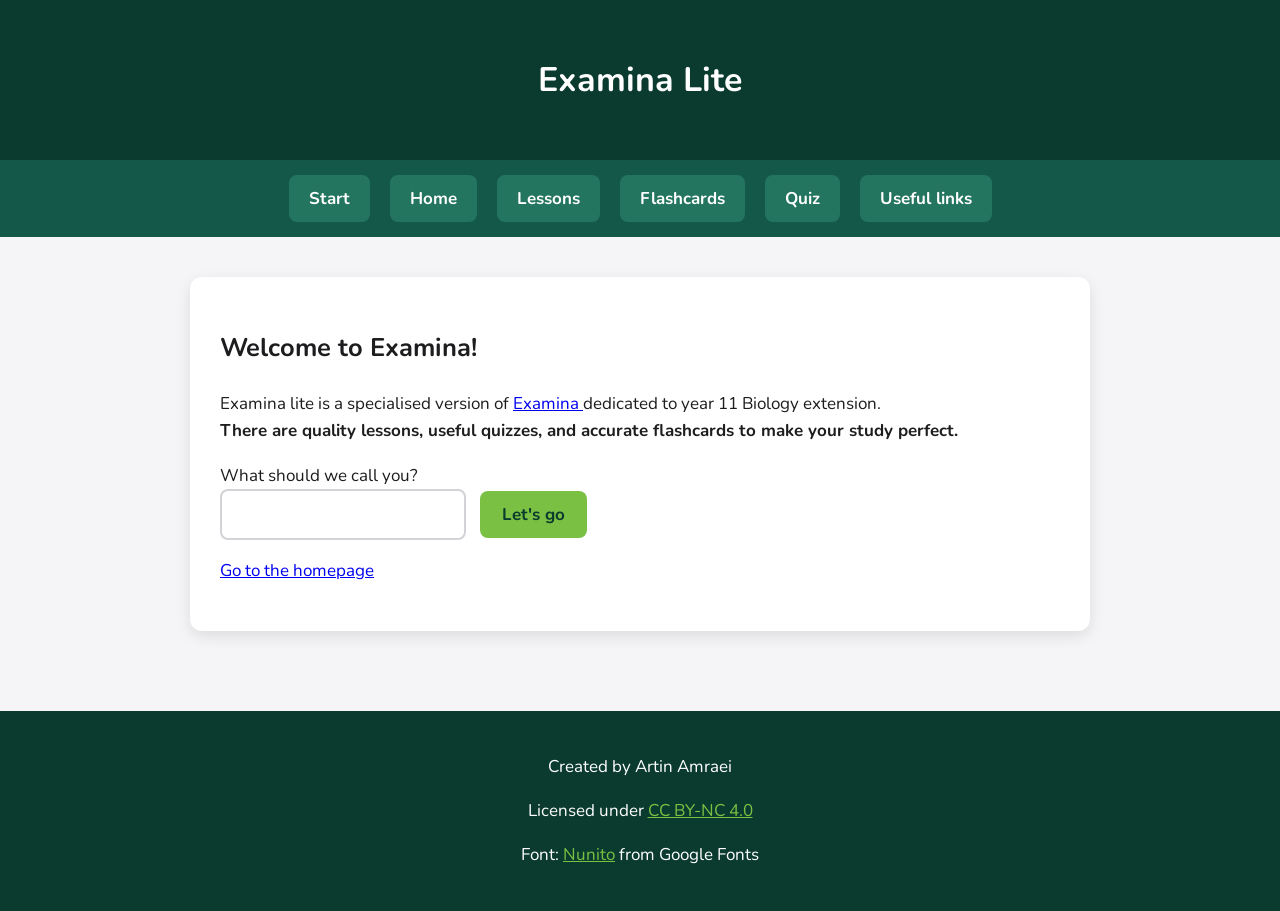
<file: index.html>
<!DOCTYPE html>
<html lang="en">
<head>
<meta charset="UTF-8">
<!-- Using meta data even with a project that isn't going to be on the web is still a good practice
     As well as setting content width
-->
<meta name="viewport" content="width=device-width, initial-scale=1.0">
<title>Home - Examina Lite</title>
<!-- connecting to styles css as stylesheet -->
<link rel="stylesheet" href="https://fonts.googleapis.com/css2?family=Nunito:wght@400;700&display=swap">
<link rel="stylesheet" href="styles.css">
</head>
<body>

<header id="top">
    <p class="site-name">Examina Lite</p>
</header>

<!-- same nav on every page so the user doesn't get lost -->
<nav>
    <ul>
        <li><a href="onboarding.html">Start</a></li>
        <li><a href="index.html">Home</a></li>
        <li><a href="lessons.html">Lessons</a></li>
        <li><a href="flashcards.html">Flashcards</a></li>
        <li><a href="quiz.html">Quiz</a></li>
        <li><a href="links.html">Useful links</a></li>
    </ul>
</nav>

<main>
    <section id="welcome">
        <h1>Examina Lite</h1>
        <h2 id="greeting">Welcome!</h2>
        <p id="changeName" hidden><a href="onboarding.html">Not you? Change your name</a></p>
        <h4>Learn, memorise, practise, and assess yourself with convenience</h4>
        <h3>Biology extension</h3>
        <p>Pick a tool below. If this is your first time here, read the
           <a href="onboarding.html">tutorial</a> first.</p>
    </section>

    <!-- nav box, flexbox so i can add more tools later -->
    <section id="navbox">
        <ul>
            <li>
                <h3>Lessons</h3>
                <p>Learn the basics, revise, and improve your knowledge</p>
                <p><a href="lessons.html">Open lessons</a></p>
            </li>
            <li>
                <h3>Flashcards</h3>
                <p>Learning is good but we sometimes memorise</p>
                <p><a href="flashcards.html">Open flashcards</a></p>
            </li>
            <li>
                <h3>Quiz</h3>
                <p>It's good to learn things, but how do you know you've learnt if you don't assess yourself?</p>
                <p><a href="quiz.html">Open quiz</a></p>
            </li>
            <li>
                <h3>Useful links</h3>
                <p>The sites and videos that are actually worth your time</p>
                <p><a href="links.html">Open links</a></p>
            </li>
        </ul>
    </section>
</main>

<footer>
    <p>Created by Artin Amraei</p>
    <p>Licensed under
       <a href="https://creativecommons.org/licenses/by-nc/4.0/" target="_blank">CC BY-NC 4.0</a></p>
    <p>Font: <a href="https://fonts.google.com/specimen/Nunito" target="_blank">Nunito</a> from Google Fonts</p>
</footer>

<script src="home.js"></script>
</body>
</html>
</file>
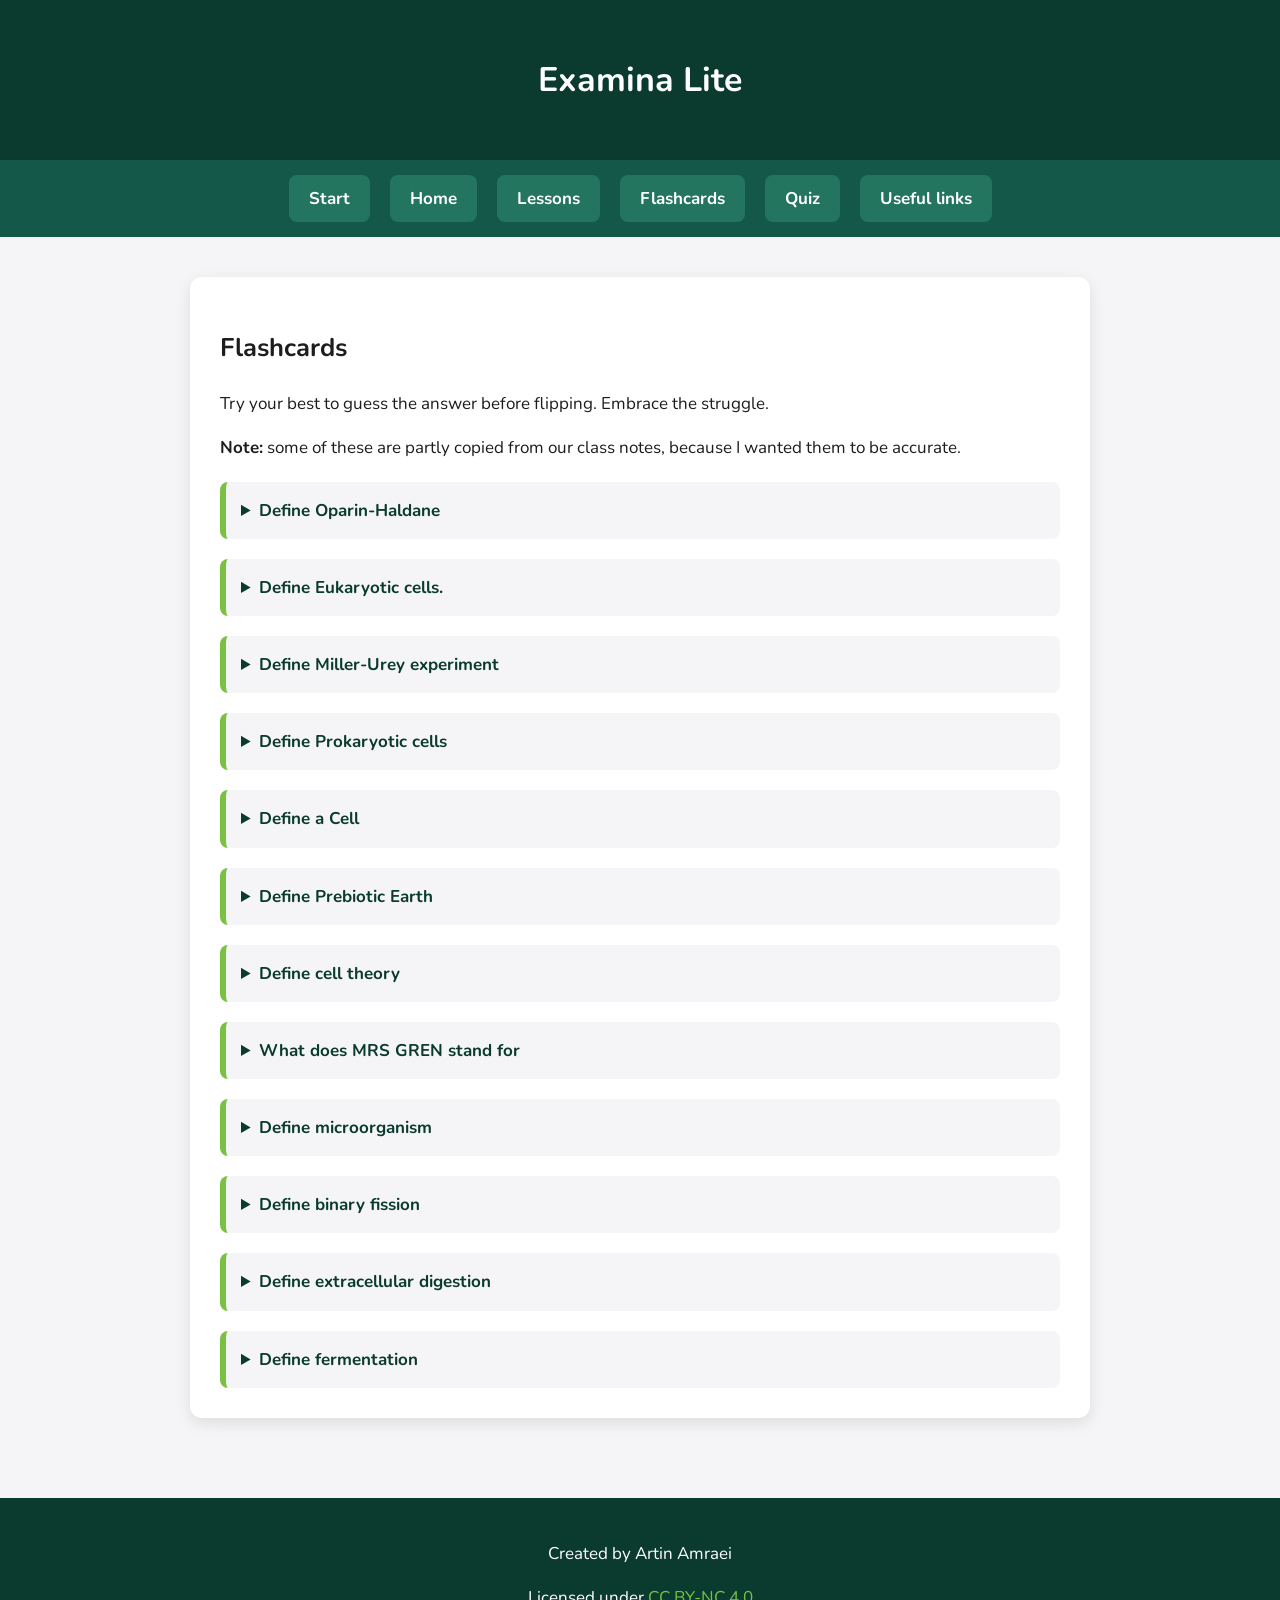
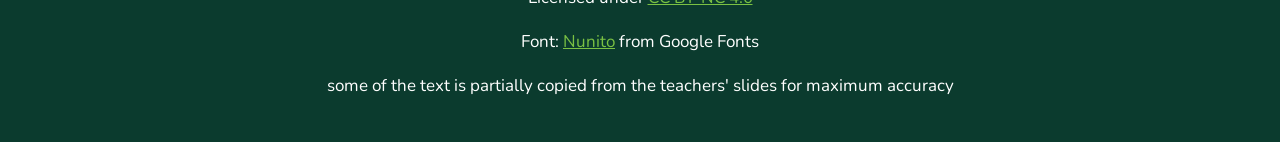
<file: flashcards.html>
<!DOCTYPE html>
<html lang="en">
<head>
<meta charset="UTF-8">
<!-- Using meta data even with a project that isn't going to be on the web is still a good practice
     As well as setting content width
-->
<meta name="viewport" content="width=device-width, initial-scale=1.0">
<title>Flashcards - Examina Lite</title>
<!-- connecting to styles css as stylesheet -->
<link rel="stylesheet" href="https://fonts.googleapis.com/css2?family=Nunito:wght@400;700&display=swap">
<link rel="stylesheet" href="styles.css">
</head>
<body>

<header id="top">
    <p class="site-name">Examina Lite</p>
</header>

<!-- same nav on every page so the user doesn't get lost -->
<nav>
    <ul>
        <li><a href="onboarding.html">Start</a></li>
        <li><a href="index.html">Home</a></li>
        <li><a href="lessons.html">Lessons</a></li>
        <li><a href="flashcards.html">Flashcards</a></li>
        <li><a href="quiz.html">Quiz</a></li>
        <li><a href="links.html">Useful links</a></li>
    </ul>
</nav>

<main>
    <section id="flashcard">
        <h1>Flashcards</h1>
        <p>Try your best to guess the answer before flipping. Embrace the struggle.</p>
        <!-- crediting where the definitions came from -->
        <p><strong>Note:</strong> some of these are partly copied from our class notes, because I wanted
           them to be accurate.</p>

        <details> <!--Using details to hide the text-->
  <summary>
    Define Oparin-Haldane
</summary>
  <p>
    A hypothesis suggesting that life arose gradually from non-living inorganic molecules, with simple building blocks (like amino acids) forming first, which then combined to make complex polymers.
</p>
</details>
<details> <!--Using details to hide the text-->
  <summary>
    Define Eukaryotic cells.
</summary>
  <p>
Cells that possess a membrane-bound nucleus (containing the
genetic material) and other membrane-bound organelles (like
mitochondria). Fungi, protists, plants, and animals have these cells.</p>
</details>
<details> <!--Using details to hide the text-->
  <summary>
    Define Miller-Urey
experiment
</summary>
  <p>
An experiment carried out in 1952 that simulated the conditions of
the early, prebiotic Earth and successfully produced amino acids
(the building blocks of protein) from inorganic materials.</p>
</details>
<details> <!--Using details to hide the text-->
  <summary>
    Define Prokaryotic cells
</summary>
  <p>
Cells that lack a membrane-bound nucleus and other
membrane-bound organelles. Bacteria are the primary example.</p>
</details>
<details> <!--Using details to hide the text-->
  <summary>
    Define a Cell
</summary>
  <p>
The basic structural, functional, and biological unit of all known
living organisms.</p>
</details>
<details> <!--Using details to hide the text-->
  <summary>
    Define Prebiotic Earth
</summary>
  <p>
The conditions of the early Earth before life arose, generally
characterized by high energy (volcanoes, lightning) and a reducing
atmosphere (lacking free oxygen).</p>
</details>

<!-- new cards i added from the rest of the learning objectives -->
<details> <!--Using details to hide the text-->
  <summary>
    Define cell theory
</summary>
  <p>
All living things are made of cells, the cell is the basic unit of
life, and cells only come from other cells.</p>
</details>
<details> <!--Using details to hide the text-->
  <summary>
    What does MRS GREN stand for
</summary>
  <p>
Movement, Respiration, Sensitivity, Growth, Reproduction, Excretion,
Nutrition. All seven means it's alive.</p>
</details>
<details> <!--Using details to hide the text-->
  <summary>
    Define microorganism
</summary>
  <p>
A living thing too small to see without a microscope, like bacteria
and fungi.</p>
</details>
<details> <!--Using details to hide the text-->
  <summary>
    Define binary fission
</summary>
  <p>
How bacteria reproduce. The DNA is copied and the cell splits into two
identical ones. It's asexual so there's no variation.</p>
</details>
<details> <!--Using details to hide the text-->
  <summary>
    Define extracellular digestion
</summary>
  <p>
How bacteria and fungi feed. Enzymes go out onto the food, break it
down outside the cell, then the small bits get absorbed.</p>
</details>
<details> <!--Using details to hide the text-->
  <summary>
    Define fermentation
</summary>
  <p>
Anaerobic respiration in yeast. Glucose breaks down without oxygen and
makes ethanol and carbon dioxide.</p>
</details>
    </section>
</main>

<footer>
    <p>Created by Artin Amraei</p>
    <p>Licensed under
       <a href="https://creativecommons.org/licenses/by-nc/4.0/" target="_blank">CC BY-NC 4.0</a></p>
    <p>Font: <a href="https://fonts.google.com/specimen/Nunito" target="_blank">Nunito</a> from Google Fonts</p>
       <p>some of the text is partially copied from the teachers' slides for maximum accuracy</p>
</footer>

</body>
</html>
</file>
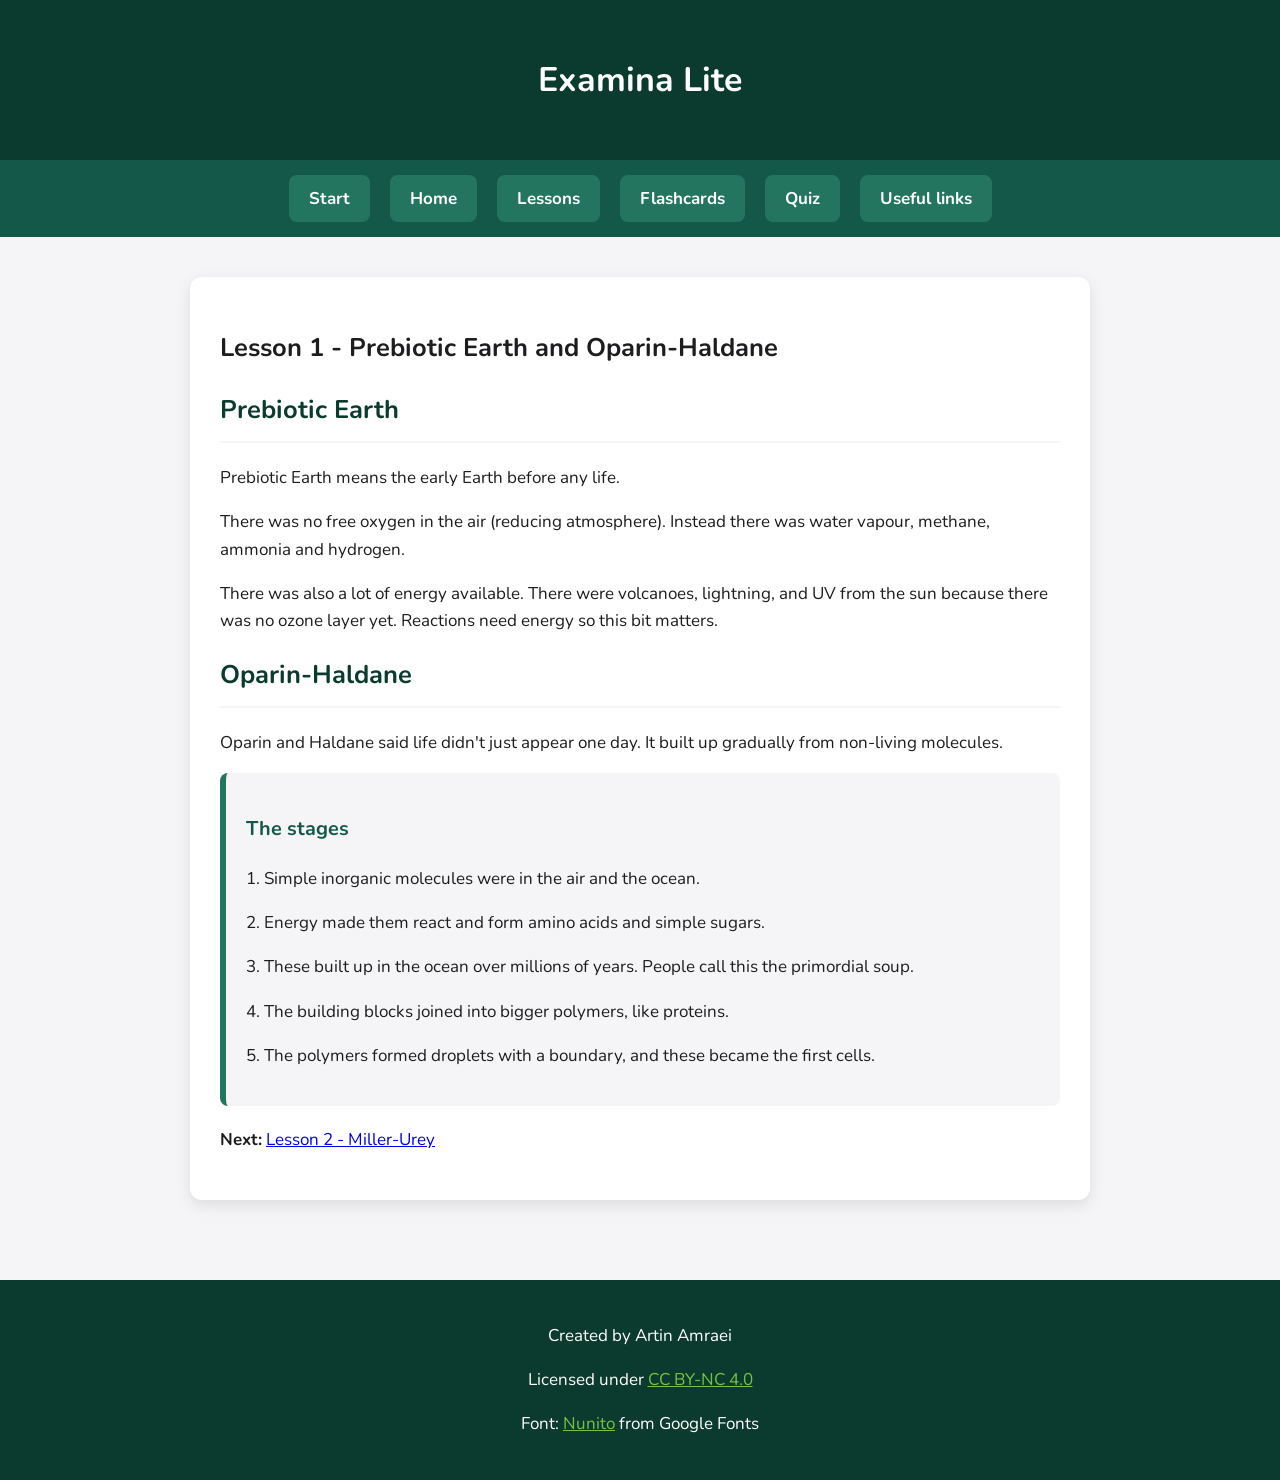
<file: lesson1.html>
<!DOCTYPE html>
<html lang="en">
<head>
<meta charset="UTF-8">
<meta name="viewport" content="width=device-width, initial-scale=1.0">
<title>Lesson 1 - Examina Lite</title>
<!-- connecting to styles css as stylesheet -->
<link rel="stylesheet" href="https://fonts.googleapis.com/css2?family=Nunito:wght@400;700&display=swap">
<link rel="stylesheet" href="styles.css">
</head>
<body>

<header id="top">
    <p class="site-name">Examina Lite</p>
</header>

<!-- same nav on every page so the user doesn't get lost -->
<nav>
    <ul>
        <li><a href="onboarding.html">Start</a></li>
        <li><a href="index.html">Home</a></li>
        <li><a href="lessons.html">Lessons</a></li>
        <li><a href="flashcards.html">Flashcards</a></li>
        <li><a href="quiz.html">Quiz</a></li>
        <li><a href="links.html">Useful links</a></li>
    </ul>
</nav>

<main>
    <section id="lesson1">
        <h1>Lesson 1 - Prebiotic Earth and Oparin-Haldane</h1>

        <h2>Prebiotic Earth</h2>
        <p>Prebiotic Earth means the early Earth before any life.</p>
        <p>There was no free oxygen in the air (reducing atmosphere). Instead there was
           water vapour, methane, ammonia and hydrogen.</p>
        <p>There was also a lot of energy available. There were volcanoes, lightning, and UV from the sun because
           there was no ozone layer yet. Reactions need energy so this bit matters.</p>

        <h2>Oparin-Haldane</h2>
        <p>Oparin and Haldane said life didn't just appear one day. It built up gradually from
           non-living molecules.</p>

        <!-- the 5 stages, kept as a card so its easy to find -->
        <div class="lesson-card">
            <h3>The stages</h3>
            <p>1. Simple inorganic molecules were in the air and the ocean.</p>
            <p>2. Energy made them react and form amino acids and simple sugars.</p>
            <p>3. These built up in the ocean over millions of years. People call this the primordial soup.</p>
            <p>4. The building blocks joined into bigger polymers, like proteins.</p>
            <p>5. The polymers formed droplets with a boundary, and these became the first cells.</p>
        </div>

    
    

        <p><strong>Next:</strong> <a href="lesson2.html">Lesson 2 - Miller-Urey</a></p>
    </section>
</main>

<footer>
    <p>Created by Artin Amraei</p>
    <p>Licensed under
       <a href="https://creativecommons.org/licenses/by-nc/4.0/" target="_blank">CC BY-NC 4.0</a></p>
    <p>Font: <a href="https://fonts.google.com/specimen/Nunito" target="_blank">Nunito</a> from Google Fonts</p>
</footer>

</body>
</html>
</file>
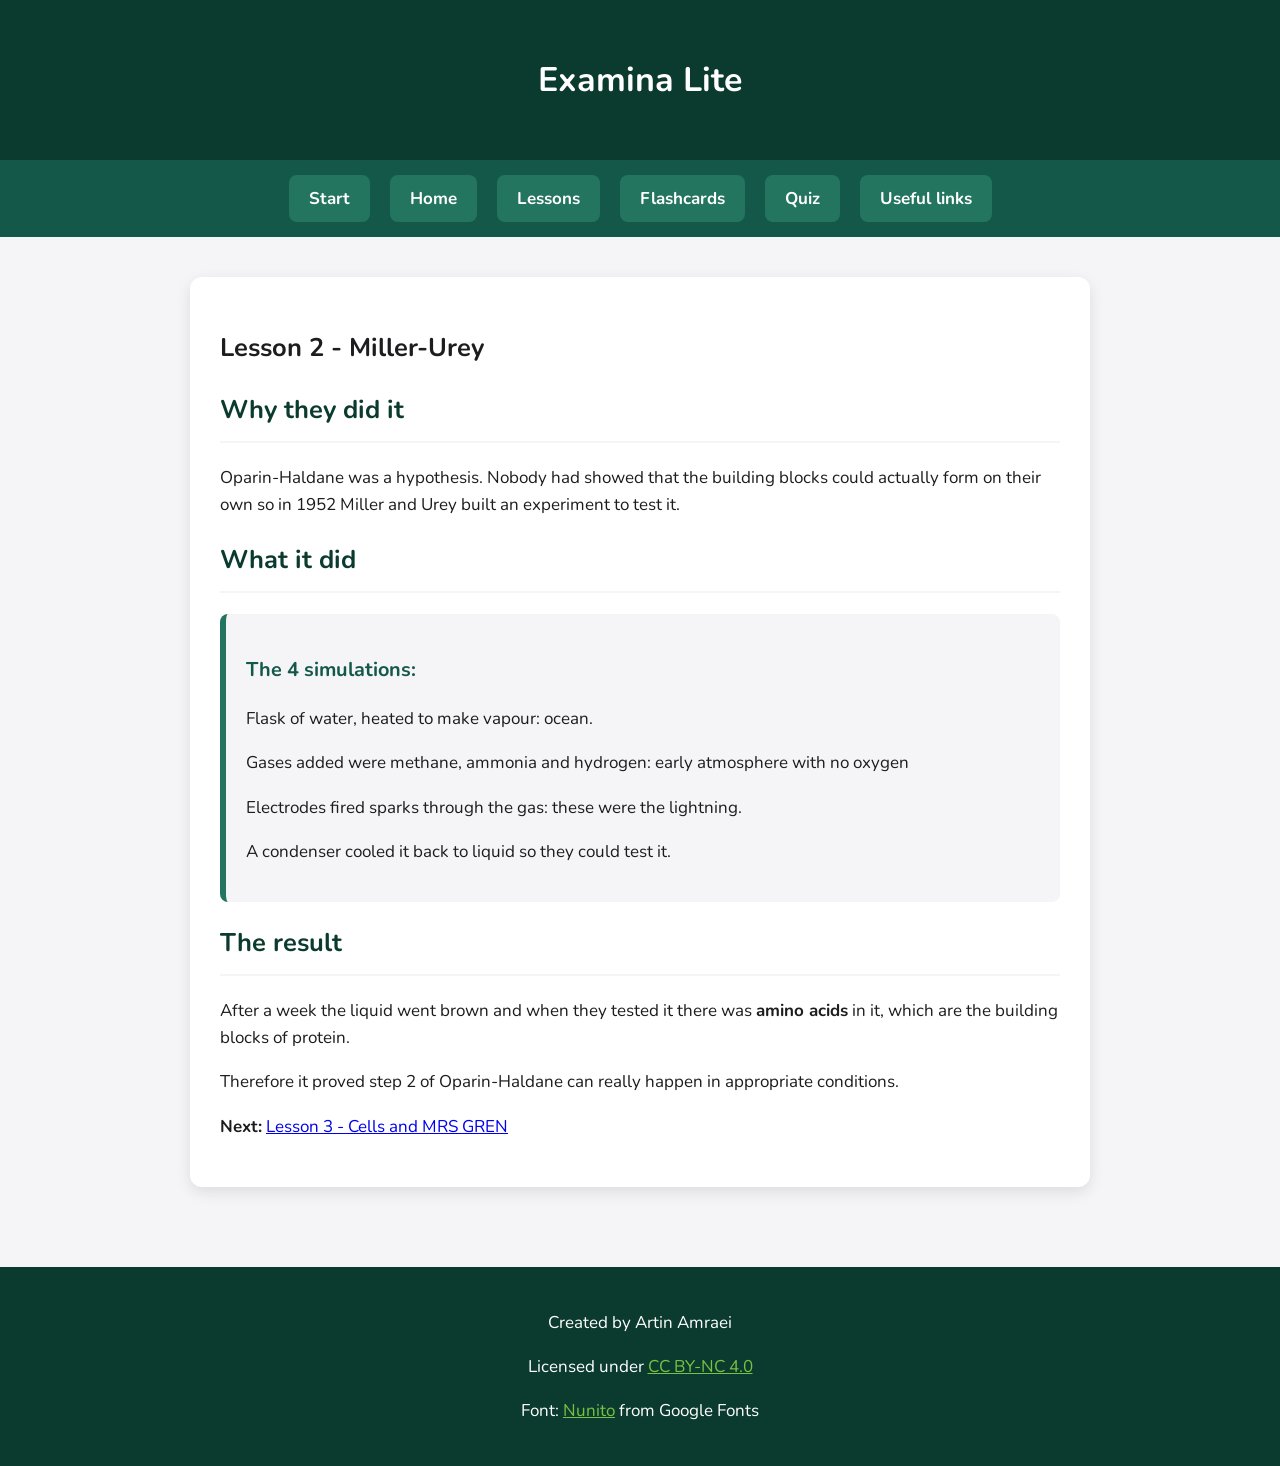
<file: lesson2.html>
<!DOCTYPE html>
<html lang="en">
<head>
<meta charset="UTF-8">
<meta name="viewport" content="width=device-width, initial-scale=1.0">
<title>Lesson 2 - Examina Lite</title>
<!-- connecting to styles css as stylesheet -->
<link rel="stylesheet" href="https://fonts.googleapis.com/css2?family=Nunito:wght@400;700&display=swap">
<link rel="stylesheet" href="styles.css">
</head>
<body>

<header id="top">
    <p class="site-name">Examina Lite</p>
</header>

<!-- same nav on every page so the user doesn't get lost -->
<nav>
    <ul>
        <li><a href="onboarding.html">Start</a></li>
        <li><a href="index.html">Home</a></li>
        <li><a href="lessons.html">Lessons</a></li>
        <li><a href="flashcards.html">Flashcards</a></li>
        <li><a href="quiz.html">Quiz</a></li>
        <li><a href="links.html">Useful links</a></li>
    </ul>
</nav>

<main>
    <section id="lesson2">
        <h1>Lesson 2 - Miller-Urey</h1>

        <h2>Why they did it</h2>
        <p>Oparin-Haldane was a hypothesis. Nobody had showed that the building blocks could
           actually form on their own so in 1952 Miller and Urey built an experiment to test it.</p>

        <h2>What it did</h2>
        <!-- words not a picture, so there's no copyright problem -->
        <div class="lesson-card">
            <h3>The 4 simulations:</h3>
            <p>Flask of water, heated to make vapour: ocean.</p>
            <p>Gases added were methane, ammonia and hydrogen: early atmosphere with no oxygen</p>
            <p>Electrodes fired sparks through the gas: these were the lightning.</p>
            <p>A condenser cooled it back to liquid so they could test it.</p>
        </div>

        <h2>The result</h2>
        <p>After a week the liquid went brown and when they tested it there was <strong>amino acids</strong>
           in it, which are the building blocks of protein.</p>
        <p>Therefore it proved step 2 of Oparin-Haldane can really happen in appropriate conditions.</p>

        <p><strong>Next:</strong> <a href="lesson3.html">Lesson 3 - Cells and MRS GREN</a></p>
    </section>
</main>

<footer>
    <p>Created by Artin Amraei</p>
    <p>Licensed under
       <a href="https://creativecommons.org/licenses/by-nc/4.0/" target="_blank">CC BY-NC 4.0</a></p>
    <p>Font: <a href="https://fonts.google.com/specimen/Nunito" target="_blank">Nunito</a> from Google Fonts</p>
</footer>

</body>
</html>
</file>
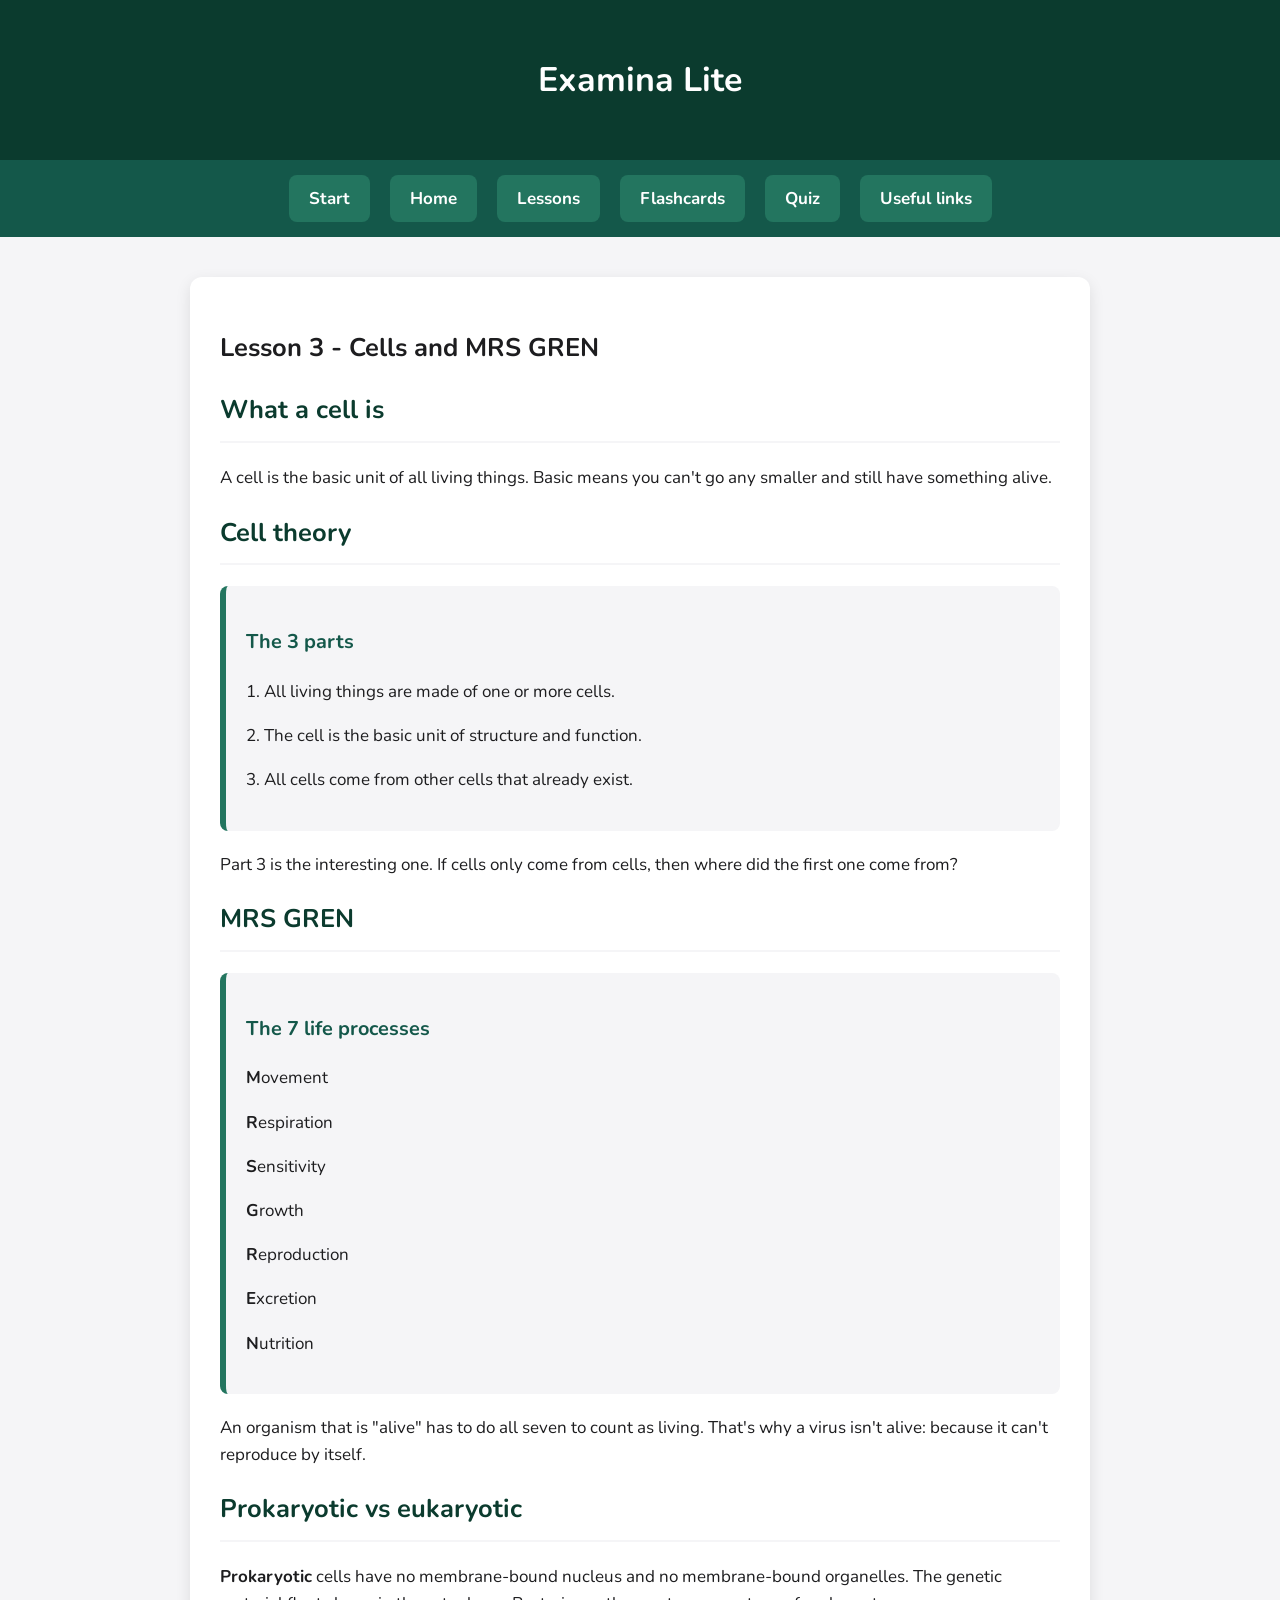
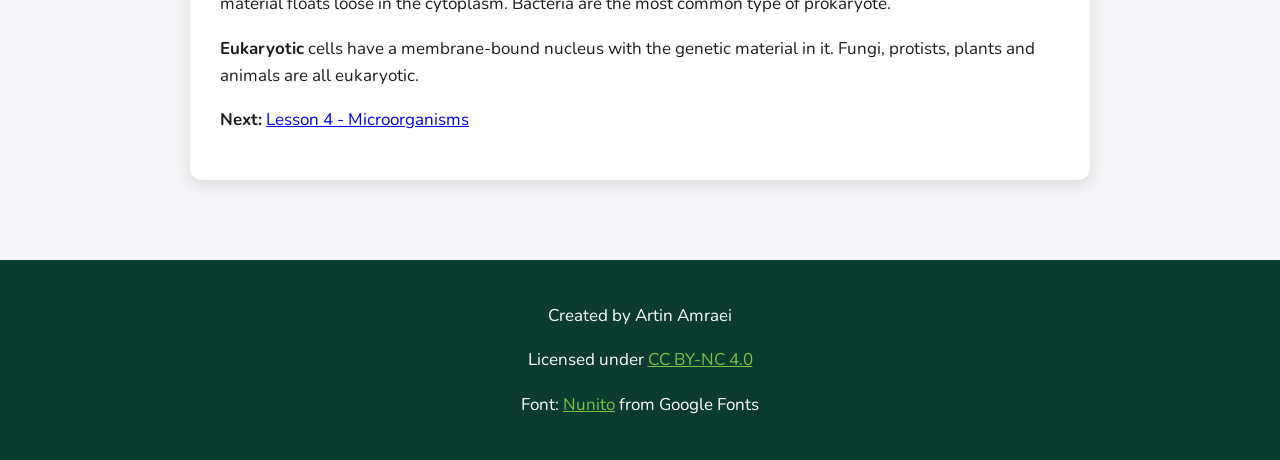
<file: lesson3.html>
<!DOCTYPE html>
<html lang="en">
<head>
<meta charset="UTF-8">
<meta name="viewport" content="width=device-width, initial-scale=1.0">
<title>Lesson 3 - Examina Lite</title>
<!-- connecting to styles css as stylesheet -->
<link rel="stylesheet" href="https://fonts.googleapis.com/css2?family=Nunito:wght@400;700&display=swap">
<link rel="stylesheet" href="styles.css">
</head>
<body>

<header id="top">
    <p class="site-name">Examina Lite</p>
</header>

<!-- same nav on every page so the user doesn't get lost -->
<nav>
    <ul>
        <li><a href="onboarding.html">Start</a></li>
        <li><a href="index.html">Home</a></li>
        <li><a href="lessons.html">Lessons</a></li>
        <li><a href="flashcards.html">Flashcards</a></li>
        <li><a href="quiz.html">Quiz</a></li>
        <li><a href="links.html">Useful links</a></li>
    </ul>
</nav>

<main>
    <section id="lesson3">
        <h1>Lesson 3 - Cells and MRS GREN</h1>

        <h2>What a cell is</h2>
        <p>A cell is the basic unit of all living things. Basic means you can't go any smaller and still
           have something alive.</p>

        <h2>Cell theory</h2>
        <div class="lesson-card">
            <h3>The 3 parts</h3>
            <p>1. All living things are made of one or more cells.</p>
            <p>2. The cell is the basic unit of structure and function.</p>
            <p>3. All cells come from other cells that already exist.</p>
        </div>
        <p>Part 3 is the interesting one. If cells only come from cells, then where did the first one
           come from?</p>

        <h2>MRS GREN</h2>
        <!-- the 7 life processes -->
        <div class="lesson-card">
            <h3>The 7 life processes</h3>
            <p><strong>M</strong>ovement</p>
            <p><strong>R</strong>espiration</p>
            <p><strong>S</strong>ensitivity</p>
            <p><strong>G</strong>rowth</p>
            <p><strong>R</strong>eproduction</p>
            <p><strong>E</strong>xcretion</p>
            <p><strong>N</strong>utrition</p>
        </div>
        <p>An organism that is "alive" has to do all seven to count as living. That's why a virus isn't alive: because it
           can't reproduce by itself.</p>

        <h2>Prokaryotic vs eukaryotic</h2>
        <p><strong>Prokaryotic</strong> cells have no membrane-bound nucleus and no membrane-bound
           organelles. The genetic material floats loose in the cytoplasm. Bacteria are the most common type of prokaryote.</p>
        <p><strong>Eukaryotic</strong> cells have a membrane-bound nucleus with the genetic material in
           it. Fungi, protists, plants and animals are all eukaryotic.</p>

        <p><strong>Next:</strong> <a href="lesson4.html">Lesson 4 - Microorganisms</a></p>
    </section>
</main>

<footer>
    <p>Created by Artin Amraei</p>
    <p>Licensed under
       <a href="https://creativecommons.org/licenses/by-nc/4.0/" target="_blank">CC BY-NC 4.0</a></p>
    <p>Font: <a href="https://fonts.google.com/specimen/Nunito" target="_blank">Nunito</a> from Google Fonts</p>
</footer>

</body>
</html>
</file>
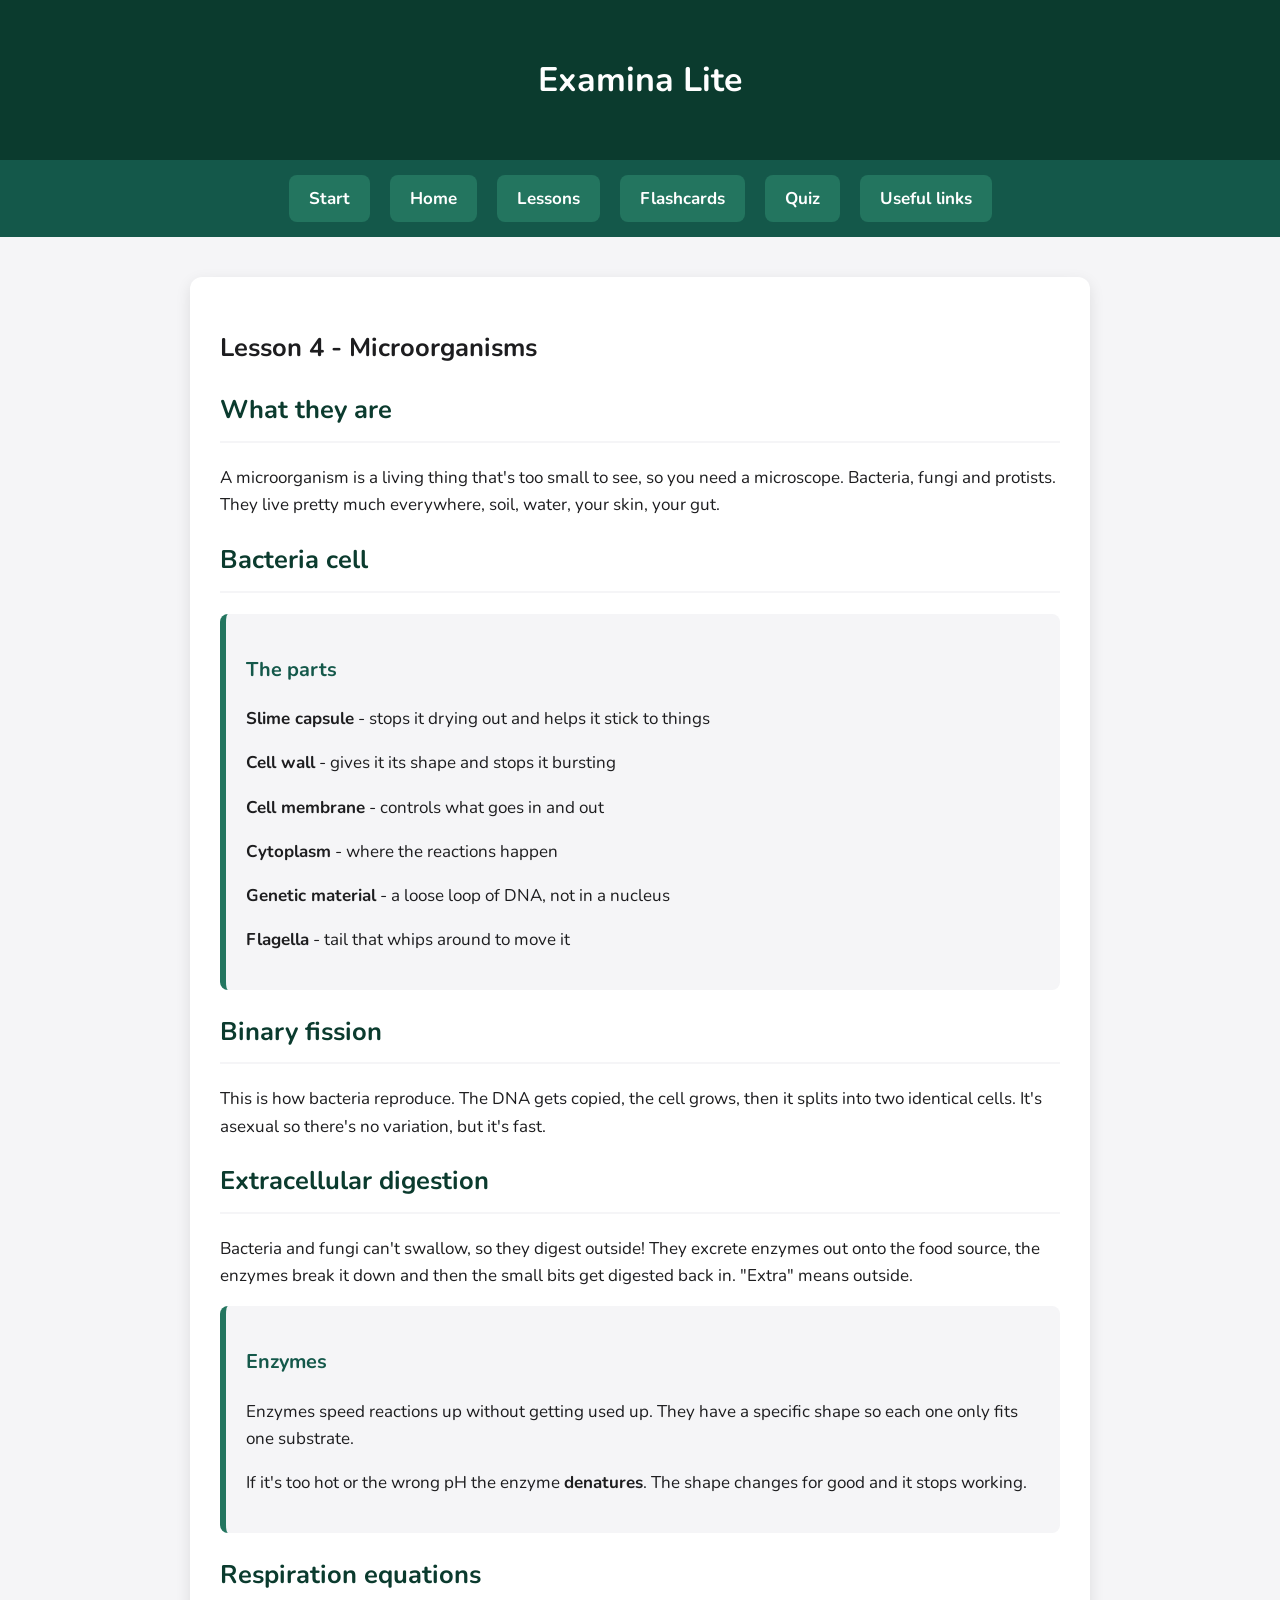
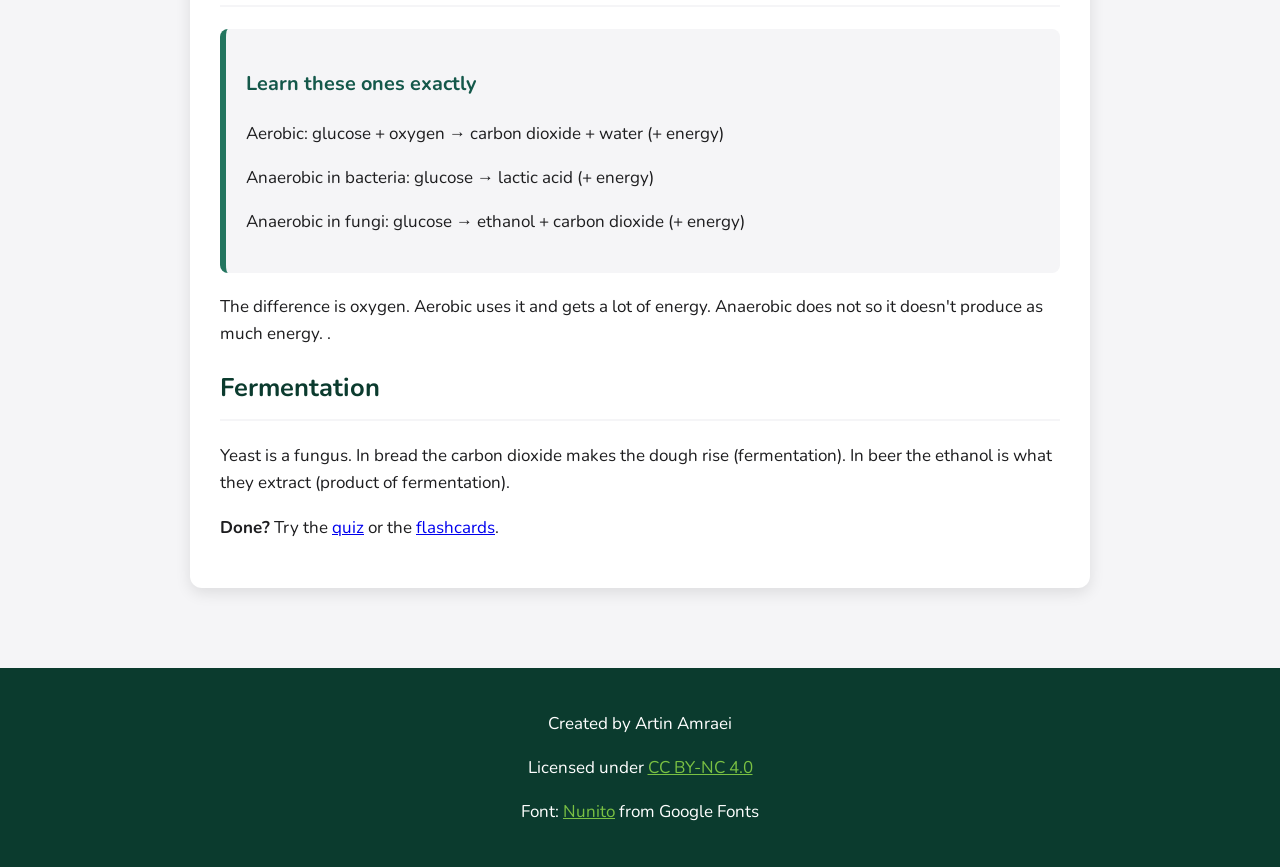
<file: lesson4.html>
<!DOCTYPE html>
<html lang="en">
<head>
<meta charset="UTF-8">
<meta name="viewport" content="width=device-width, initial-scale=1.0">
<title>Lesson 4 - Examina Lite</title>
<!-- connecting to styles css as stylesheet -->
<link rel="stylesheet" href="https://fonts.googleapis.com/css2?family=Nunito:wght@400;700&display=swap">
<link rel="stylesheet" href="styles.css">
</head>
<body>

<header id="top">
    <p class="site-name">Examina Lite</p>
</header>

<!-- same nav on every page so the user doesn't get lost -->
<nav>
    <ul>
        <li><a href="onboarding.html">Start</a></li>
        <li><a href="index.html">Home</a></li>
        <li><a href="lessons.html">Lessons</a></li>
        <li><a href="flashcards.html">Flashcards</a></li>
        <li><a href="quiz.html">Quiz</a></li>
        <li><a href="links.html">Useful links</a></li>
    </ul>
</nav>

<main>
    <section id="lesson4">
        <h1>Lesson 4 - Microorganisms</h1>

        <h2>What they are</h2>
        <p>A microorganism is a living thing that's too small to see, so you need a microscope. Bacteria,
           fungi and protists. They live pretty much everywhere, soil, water, your skin, your gut.</p>

        <h2>Bacteria cell</h2>
        <!-- the labels we have to know for the exam -->
        <div class="lesson-card">
            <h3>The parts</h3>
            <p><strong>Slime capsule</strong> - stops it drying out and helps it stick to things</p>
            <p><strong>Cell wall</strong> - gives it its shape and stops it bursting</p>
            <p><strong>Cell membrane</strong> - controls what goes in and out</p>
            <p><strong>Cytoplasm</strong> - where the reactions happen</p>
            <p><strong>Genetic material</strong> - a loose loop of DNA, not in a nucleus</p>
            <p><strong>Flagella</strong> - tail that whips around to move it</p>
        </div>

        <h2>Binary fission</h2>
        <p>This is how bacteria reproduce. The DNA gets copied, the cell grows, then it splits into two
           identical cells. It's asexual so there's no variation, but it's fast.</p>

        <h2>Extracellular digestion</h2>
        <p>Bacteria and fungi can't swallow, so they digest outside! They excrete enzymes out onto
           the food source, the enzymes break it down and then the small bits get digested back in. "Extra" means
           outside.</p>

        <div class="lesson-card">
            <h3>Enzymes</h3>
            <p>Enzymes speed reactions up without getting used up. They have a specific shape so each one
               only fits one substrate.</p>
            <p>If it's too hot or the wrong pH the enzyme <strong>denatures</strong>. The shape changes
               for good and it stops working.</p>
        </div>

        <h2>Respiration equations</h2>
        <div class="lesson-card">
            <h3>Learn these ones exactly</h3>
            <!-- arrows learned from https://www.w3schools.com/charsets/ref_utf_arrows.asp-->
            <p>Aerobic: glucose + oxygen &rarr; carbon dioxide + water (+ energy)</p>
            <p>Anaerobic in bacteria: glucose &rarr; lactic acid (+ energy)</p>
            <p>Anaerobic in fungi: glucose &rarr; ethanol + carbon dioxide (+ energy)</p>
        </div>
        <p>The difference is oxygen. Aerobic uses it and gets a lot of energy. Anaerobic does not so it doesn't produce as much energy.
    .</p>

        <h2>Fermentation</h2>
        <p>Yeast is a fungus. In bread the carbon dioxide makes the
           dough rise (fermentation). In beer the ethanol is what they extract (product of fermentation).</p>

        <p><strong>Done?</strong> Try the <a href="quiz.html">quiz</a> or the
           <a href="flashcards.html">flashcards</a>.</p>
    </section>
</main>

<footer>
    <p>Created by Artin Amraei</p>
    <p>Licensed under
       <a href="https://creativecommons.org/licenses/by-nc/4.0/" target="_blank">CC BY-NC 4.0</a></p>
    <p>Font: <a href="https://fonts.google.com/specimen/Nunito" target="_blank">Nunito</a> from Google Fonts</p>
</footer>

</body>
</html>
</file>
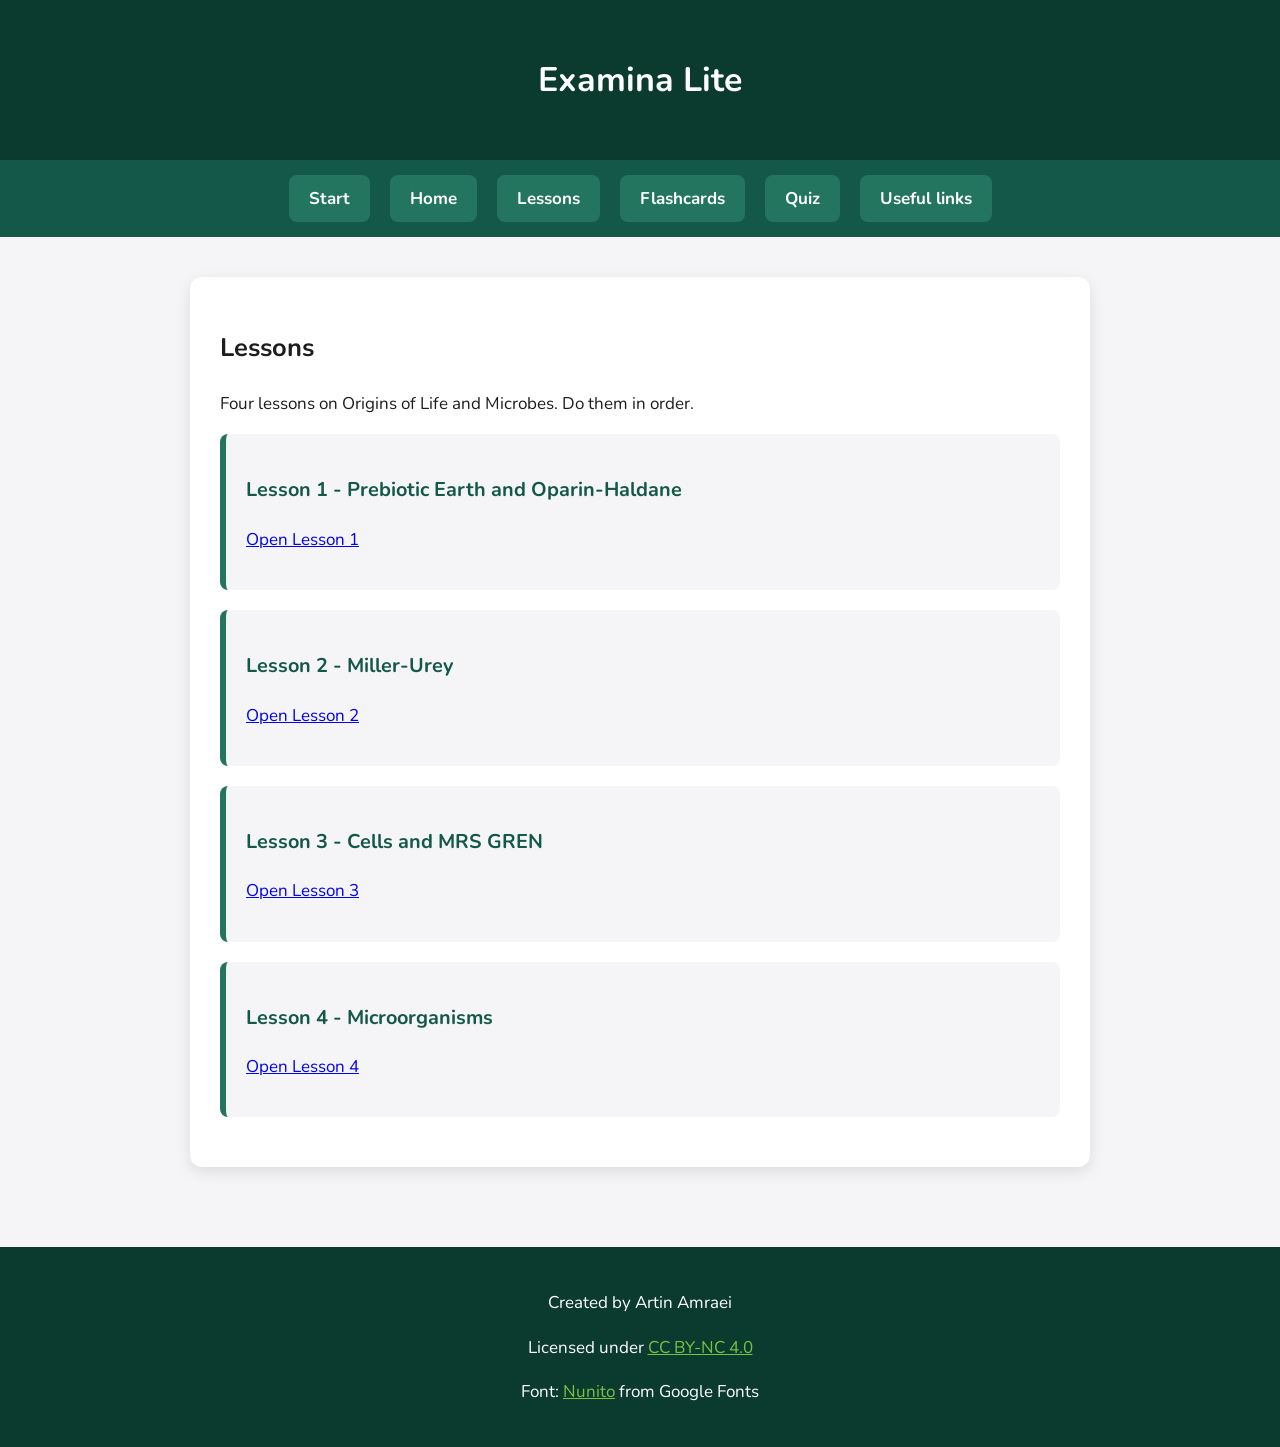
<file: lessons.html>
<!DOCTYPE html>
<html lang="en">
<head>
<meta charset="UTF-8">
<meta name="viewport" content="width=device-width, initial-scale=1.0">
<title>Lessons - Examina Lite</title>
<!-- connecting to styles css as stylesheet -->
<link rel="stylesheet" href="https://fonts.googleapis.com/css2?family=Nunito:wght@400;700&display=swap">
<link rel="stylesheet" href="styles.css">
</head>
<body>

<header id="top">
    <p class="site-name">Examina Lite</p>
</header>

<!-- same nav on every page so the user doesn't get lost -->
<nav>
    <ul>
        <li><a href="onboarding.html">Start</a></li>
        <li><a href="index.html">Home</a></li>
        <li><a href="lessons.html">Lessons</a></li>
        <li><a href="flashcards.html">Flashcards</a></li>
        <li><a href="quiz.html">Quiz</a></li>
        <li><a href="links.html">Useful links</a></li>
    </ul>
</nav>

<main>
    <section id="lessonlist">
        <h1>Lessons</h1>
        <p>Four lessons on Origins of Life and Microbes. Do them in order.</p>

        <div class="lesson-card">
            <h3>Lesson 1 - Prebiotic Earth and Oparin-Haldane</h3>
            <p><a href="lesson1.html">Open Lesson 1</a></p>
        </div>

        <div class="lesson-card">
            <h3>Lesson 2 - Miller-Urey</h3>
            <p><a href="lesson2.html">Open Lesson 2</a></p>
        </div>

        <div class="lesson-card">
            <h3>Lesson 3 - Cells and MRS GREN</h3>
            <p><a href="lesson3.html">Open Lesson 3</a></p>
        </div>

        <div class="lesson-card">
            <h3>Lesson 4 - Microorganisms</h3>
            <p><a href="lesson4.html">Open Lesson 4</a></p>
        </div>
    </section>
</main>

<footer>
    <p>Created by Artin Amraei</p>
    <p>Licensed under
       <a href="https://creativecommons.org/licenses/by-nc/4.0/" target="_blank">CC BY-NC 4.0</a></p>
    <p>Font: <a href="https://fonts.google.com/specimen/Nunito" target="_blank">Nunito</a> from Google Fonts</p>
</footer>

</body>
</html>
</file>
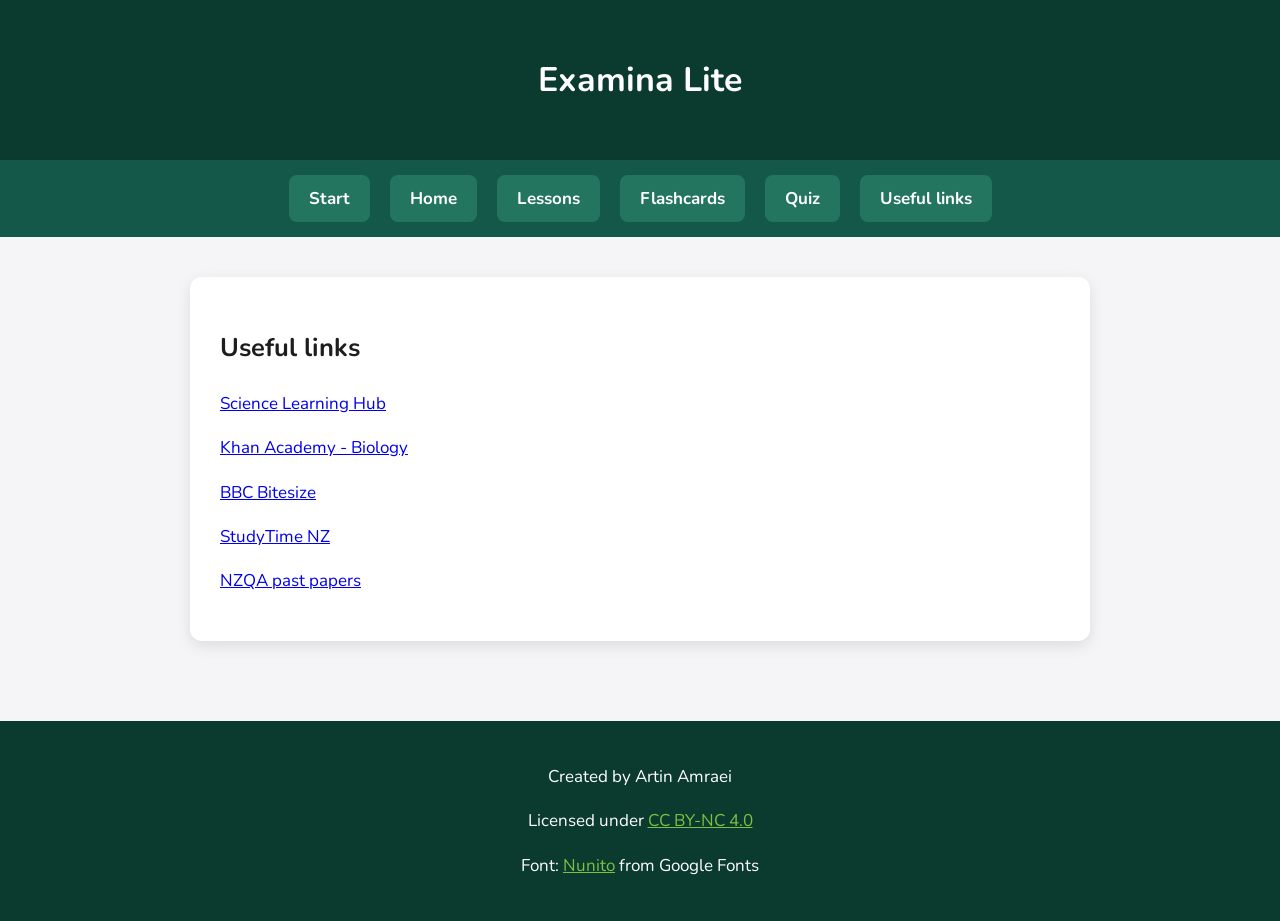
<file: links.html>
<!DOCTYPE html>
<html lang="en">
<head>
<meta charset="UTF-8">
<meta name="viewport" content="width=device-width, initial-scale=1.0">
<title>Useful links - Examina Lite</title>
<!-- connecting to styles css as stylesheet -->
<link rel="stylesheet" href="https://fonts.googleapis.com/css2?family=Nunito:wght@400;700&display=swap">
<link rel="stylesheet" href="styles.css">
</head>
<body>

<header id="top">
    <p class="site-name">Examina Lite</p>
</header>

<!-- same nav on every page so the user doesn't get lost -->
<nav>
    <ul>
        <li><a href="onboarding.html">Start</a></li>
        <li><a href="index.html">Home</a></li>
        <li><a href="lessons.html">Lessons</a></li>
        <li><a href="flashcards.html">Flashcards</a></li>
        <li><a href="quiz.html">Quiz</a></li>
        <li><a href="links.html">Useful links</a></li>
    </ul>
</nav>

<main>
    <section id="links">
        <h1>Useful links</h1>

        <!-- just the links for now -->
        <p><a href="https://www.sciencelearn.org.nz" target="_blank">Science Learning Hub</a></p>
        <p><a href="https://www.khanacademy.org/science/biology" target="_blank">Khan Academy - Biology</a></p>
        <p><a href="https://www.bbc.co.uk/bitesize" target="_blank">BBC Bitesize</a></p>
        <p><a href="https://studytime.co.nz" target="_blank">StudyTime NZ</a></p>
        <p><a href="https://www.nzqa.govt.nz/qualifications-standards/qualifications/ncea/subjects/science/" target="_blank">NZQA past papers</a></p>
    </section>
</main>

<footer>
    <p>Created by Artin Amraei</p>
    <p>Licensed under
       <a href="https://creativecommons.org/licenses/by-nc/4.0/" target="_blank">CC BY-NC 4.0</a></p>
    <p>Font: <a href="https://fonts.google.com/specimen/Nunito" target="_blank">Nunito</a> from Google Fonts</p>
</footer>

</body>
</html>
</file>
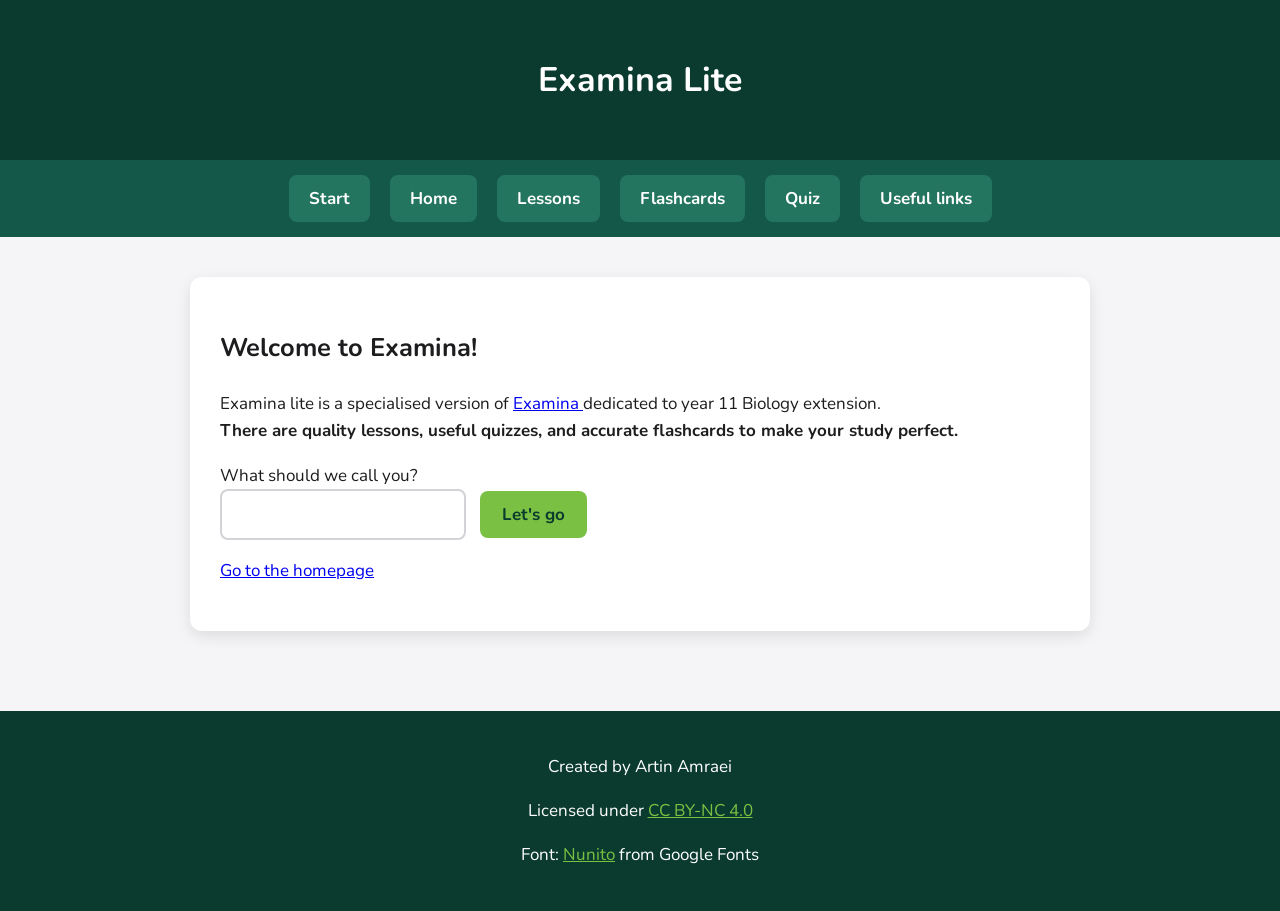
<file: onboarding.html>
<!DOCTYPE html>
<html lang="en">
<head>
<meta charset="UTF-8">
<!-- Using meta data even with a project that isn't going to be on the web is still a good practice
     As well as setting content width
-->
<meta name="viewport" content="width=device-width, initial-scale=1.0">
<title>Welcome - Examina Lite</title>
<!-- connecting to styles css as stylesheet -->
<link rel="stylesheet" href="https://fonts.googleapis.com/css2?family=Nunito:wght@400;700&display=swap">
<link rel="stylesheet" href="styles.css">
</head>
<body>

<header id="top">
    <p class="site-name">Examina Lite</p>
</header>

<!-- same nav on every page so the user doesn't get lost -->
<nav>
    <ul>
        <li><a href="onboarding.html">Start</a></li>
        <li><a href="index.html">Home</a></li>
        <li><a href="lessons.html">Lessons</a></li>
        <li><a href="flashcards.html">Flashcards</a></li>
        <li><a href="quiz.html">Quiz</a></li>
        <li><a href="links.html">Useful links</a></li>
    </ul>
</nav>

<main>
    <section id="onboard">
        <h1>Welcome to Examina!</h1>
        <p>Examina lite is a specialised version of
            <a href="https://www.rangiapp.com" target="_blank">Examina </a>
            dedicated to year 11 Biology extension.
            <br>
            <strong>
                There are quality lessons, useful quizzes, and accurate flashcards to make your study perfect.
            </strong>
        </p>

        <!-- Input for the user's name using a tutorial from W3schools:  https://www.w3schools.com/css/css_form_inputs.asp-->
        <label for="fname">What should we call you?</label><br>
        <input type="text" id="fname" maxlength="30" autocomplete="given-name">
        <button type="button" onclick="saveName()">Let's go</button>
        <p id="nameMessage" aria-live="polite"></p>

        <p><a href="index.html">Go to the homepage</a></p>
    </section>
</main>

<footer>
    <p>Created by Artin Amraei</p>
    <p>Licensed under
       <a href="https://creativecommons.org/licenses/by-nc/4.0/" target="_blank">CC BY-NC 4.0</a></p>
    <p>Font: <a href="https://fonts.google.com/specimen/Nunito" target="_blank">Nunito</a> from Google Fonts</p>
</footer>

<script src="onboarding.js"></script>
</body>
</html>
</file>
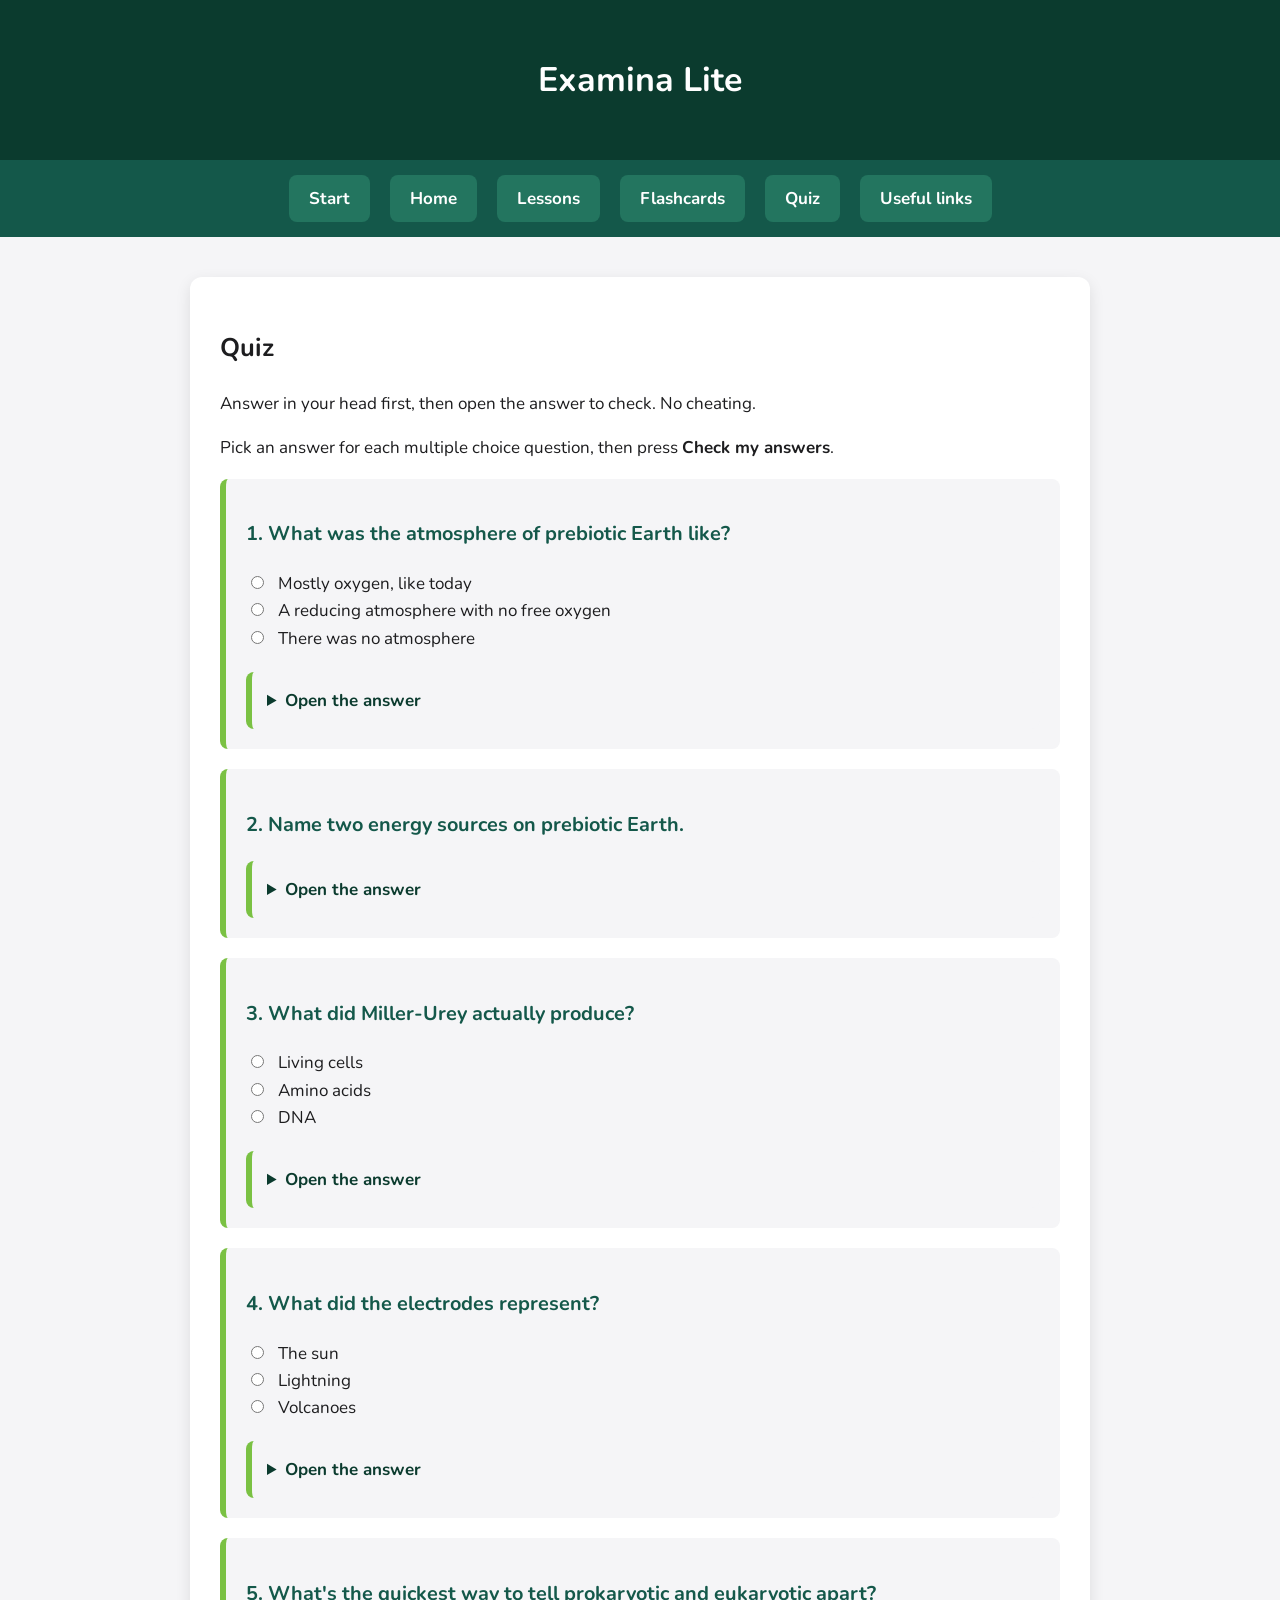
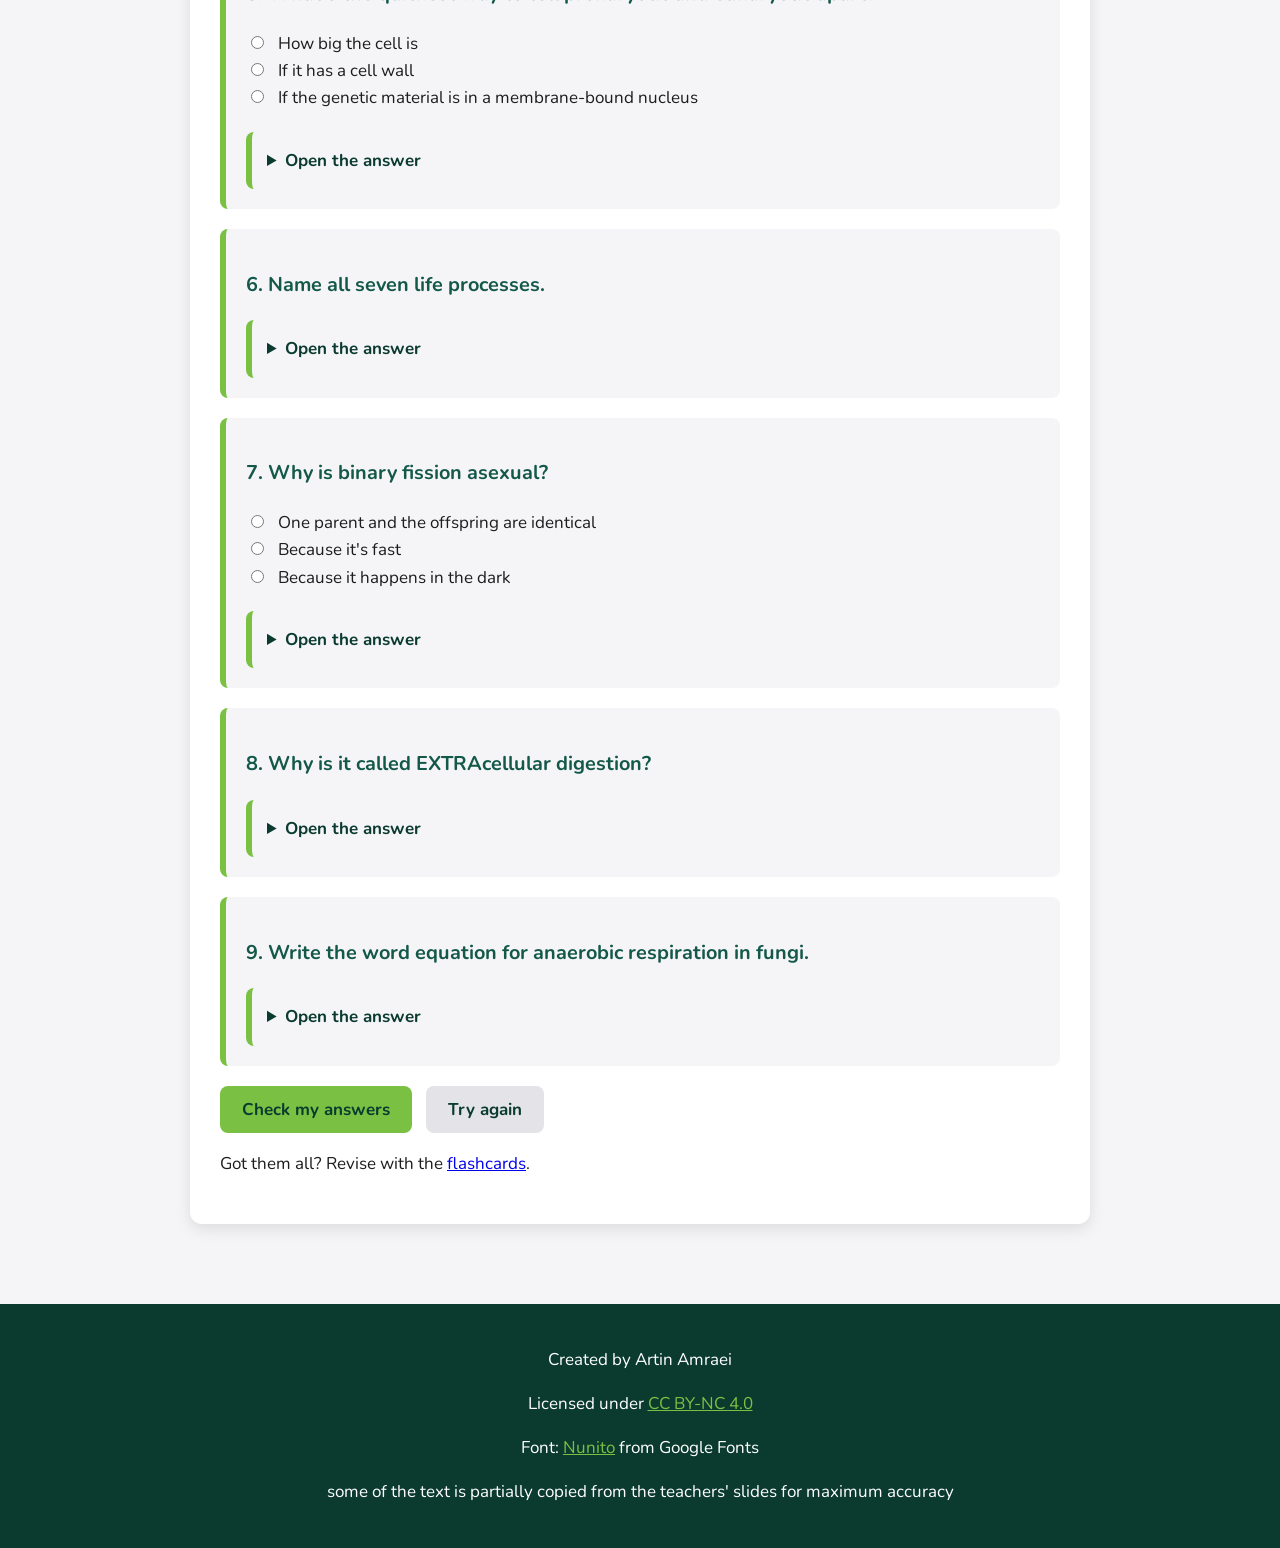
<file: quiz.html>
<!DOCTYPE html>
<html lang="en">
<head>
<meta charset="UTF-8">
<meta name="viewport" content="width=device-width, initial-scale=1.0">
<title>Quiz - Examina Lite</title>
<!-- connecting to styles css as stylesheet -->
<link rel="stylesheet" href="https://fonts.googleapis.com/css2?family=Nunito:wght@400;700&display=swap">
<link rel="stylesheet" href="styles.css">
</head>
<body>

<header id="top">
    <p class="site-name">Examina Lite</p>
</header>

<!-- same nav on every page so the user doesn't get lost -->
<nav>
    <ul>
        <li><a href="onboarding.html">Start</a></li>
        <li><a href="index.html">Home</a></li>
        <li><a href="lessons.html">Lessons</a></li>
        <li><a href="flashcards.html">Flashcards</a></li>
        <li><a href="quiz.html">Quiz</a></li>
        <li><a href="links.html">Useful links</a></li>
    </ul>
</nav>

<main>
    <section id="quiz">
        <h1>Quiz</h1>
        <p>Answer in your head first, then open the answer to check. No cheating.</p>
        <p>Pick an answer for each multiple choice question, then press <strong>Check my answers</strong>.</p>

        <!-- each question is a div, the answer hides in details like the flashcards -->
        <div class="question">
            <h3 id="title-q1">1. What was the atmosphere of prebiotic Earth like?</h3>
            <div id="options-q1" role="radiogroup" aria-labelledby="title-q1">
                <label><input type="radio" id="q1a" name="q1" value="a"> Mostly oxygen, like today</label>
                <label><input type="radio" id="q1b" name="q1" value="b"> A reducing atmosphere with no free oxygen</label>
                <label><input type="radio" id="q1c" name="q1" value="c"> There was no atmosphere</label>
            </div>
            <p class="feedback" id="feedback-q1" aria-live="polite"></p>

            <details> <!--Using details to hide the text-->
                <summary>Open the answer</summary>
                <p>A reducing atmosphere with no free oxygen. Reducing means no free oxygen. Lesson 1.</p>
            </details>
        </div>

        <div class="question">
            <h3>2. Name two energy sources on prebiotic Earth.</h3>

            <details> <!--Using details to hide the text-->
                <summary>Open the answer</summary>
                <p>Any two of volcanoes, lightning, UV from the sun. Lesson 1.</p>
            </details>
        </div>

        <div class="question">
            <h3 id="title-q3">3. What did Miller-Urey actually produce?</h3>
            <div id="options-q3" role="radiogroup" aria-labelledby="title-q3">
                <label><input type="radio" id="q3a" name="q3" value="a"> Living cells</label>
                <label><input type="radio" id="q3b" name="q3" value="b"> Amino acids</label>
                <label><input type="radio" id="q3c" name="q3" value="c"> DNA</label>
            </div>
            <p class="feedback" id="feedback-q3" aria-live="polite"></p>

            <details> <!--Using details to hide the text-->
                <summary>Open the answer</summary>
                <p>Amino acids. Not cells, not DNA. Lesson 2.</p>
            </details>
        </div>

        <div class="question">
            <h3 id="title-q4">4. What did the electrodes represent?</h3>
            <div id="options-q4" role="radiogroup" aria-labelledby="title-q4">
                <label><input type="radio" id="q4a" name="q4" value="a"> The sun</label>
                <label><input type="radio" id="q4b" name="q4" value="b"> Lightning</label>
                <label><input type="radio" id="q4c" name="q4" value="c"> Volcanoes</label>
            </div>
            <p class="feedback" id="feedback-q4" aria-live="polite"></p>

            <details> <!--Using details to hide the text-->
                <summary>Open the answer</summary>
                <p>Lightning. Lesson 2.</p>
            </details>
        </div>

        <div class="question">
            <h3 id="title-q5">5. What's the quickest way to tell prokaryotic and eukaryotic apart?</h3>
            <div id="options-q5" role="radiogroup" aria-labelledby="title-q5">
                <label><input type="radio" id="q5a" name="q5" value="a"> How big the cell is</label>
                <label><input type="radio" id="q5b" name="q5" value="b"> If it has a cell wall</label>
                <label><input type="radio" id="q5c" name="q5" value="c"> If the genetic material is in a membrane-bound nucleus</label>
            </div>
            <p class="feedback" id="feedback-q5" aria-live="polite"></p>

            <details> <!--Using details to hide the text-->
                <summary>Open the answer</summary>
                <p>Whether the genetic material is in a membrane-bound nucleus. In a nucleus is eukaryotic, loose is prokaryotic. Lesson 3.</p>
            </details>
        </div>

        <div class="question">
            <h3>6. Name all seven life processes.</h3>

            <details> <!--Using details to hide the text-->
                <summary>Open the answer</summary>
                <p>MRS GREN. Movement, Respiration, Sensitivity, Growth, Reproduction, Excretion,
                   Nutrition. Lesson 3.</p>
            </details>
        </div>

        <div class="question">
            <h3 id="title-q7">7. Why is binary fission asexual?</h3>
            <div id="options-q7" role="radiogroup" aria-labelledby="title-q7">
                <label><input type="radio" id="q7a" name="q7" value="a"> One parent and the offspring are identical</label>
                <label><input type="radio" id="q7b" name="q7" value="b"> Because it's fast</label>
                <label><input type="radio" id="q7c" name="q7" value="c"> Because it happens in the dark</label>
            </div>
            <p class="feedback" id="feedback-q7" aria-live="polite"></p>

            <details> <!--Using details to hide the text-->
                <summary>Open the answer</summary>
                <p>One parent and the offspring are identical. One parent, two identical cells, no variation. Lesson 4.</p>
            </details>
        </div>

        <div class="question">
            <h3>8. Why is it called EXTRAcellular digestion?</h3>

            <details> <!--Using details to hide the text-->
                <summary>Open the answer</summary>
                <p>Because the enzymes digest the food outside the cell. Lesson 4.</p>
            </details>
        </div>

        <div class="question">
            <h3>9. Write the word equation for anaerobic respiration in fungi.</h3>

            <details> <!--Using details to hide the text-->
                <summary>Open the answer</summary>
                <p>glucose &rarr; ethanol + carbon dioxide (+ energy). Lesson 4.</p>
            </details>
        </div>

        <button id="checkBtn" type="button" onclick="checkAnswers()">Check my answers</button>
        <button id="resetBtn" type="button" onclick="resetQuiz()">Try again</button>
        <p id="score" aria-live="polite"></p>

        <p>Got them all? Revise with the <a href="flashcards.html">flashcards</a>.</p>
    </section>
</main>

<footer>
    <p>Created by Artin Amraei</p>
    <p>Licensed under
       <a href="https://creativecommons.org/licenses/by-nc/4.0/" target="_blank">CC BY-NC 4.0</a></p>
    <p>Font: <a href="https://fonts.google.com/specimen/Nunito" target="_blank">Nunito</a> from Google Fonts</p>
       <p>some of the text is partially copied from the teachers' slides for maximum accuracy</p>
</footer>

<script src="quiz.js"></script>
</body>
</html>
</file>
<file: styles.css>
/* the body is a flex column so main can grow and push the footer down, flexbox from W3schools
   https://www.w3schools.com/css/css3_flexbox_container.asp */
body {
    font-family: "Nunito", Arial, sans-serif;
    font-size: 17px;
    line-height: 1.6;
    background-color: #f5f5f7;
    color: #1d1d1f;
    margin: 0;
    padding: 0;
    display: flex; /* flexbox for stickyfooter */
    flex-direction: column;
    min-height: 100vh;
}

header {
    background-color: #0b3b2e; /* dark green, suits biology */
    color: white;
    text-align: center;
    padding: 30px 20px;
}

.site-name {
    font-size: 2em;
    font-weight: bold;
    margin: 0.67em 0;
}

nav {
    background-color: #14584a;
    padding: 15px 0;
}

nav ul {
    display: flex; /* grok academy layout */
    justify-content: center;
    flex-wrap: wrap; /* for phones, the buttons go to a new line thanks to this amazing wrap */
    gap: 20px; /* spcae betwen the buttons without margins on each oneto keep aesthetics */
    list-style: none;
    margin: 0;
    padding: 0;
}

nav a {
    display: block;
    background-color: #23755f;
    color: white;
    padding: 10px 20px;
    border-radius: 8px;
    font-weight: bold;
    text-decoration: none;
    transition: 0.3s; /* transition for better aesthetics -> https://www.w3schools.com/css/css3_transitions.asp */
}

nav a:hover {
    background-color: #7ac143; /* leaf green */
    color: #0b3b2e;
}

main {
    width: 90%;
    max-width: 900px;
    margin: 40px auto; /* auto left and right = centred, https://www.w3schools.com/css/css_align.asp */
    flex: 1; /* pushes all footers to the bottom, main takes all the spare space in the body flex column */
}

section {
    background-color: white;
    border-radius: 12px;
    padding: 30px;
    margin-bottom: 40px;
    /* rgba last number is how see-through the shadow is, https://www.w3schools.com/css/css3_shadows.asp */
    box-shadow: 0px 5px 15px rgba(0, 0, 0, 0.1); /* 3d floating effect improved(iterated ) from v1 using the shadow */
}

h2 {
    color: #0b3b2e;
    border-bottom: 2px solid #f5f5f7;
    padding-bottom: 10px;
}

h3 {
    color: #14584a;
}

#navbox ul {
    display: flex; /* flexbox so I can add more tools later */
    flex-wrap: wrap;
    justify-content: center;
    gap: 20px;
    list-style: none;
    margin: 0;
    padding: 0;
}

#navbox li {
    background-color: #f5f5f7;
    border-radius: 12px;
    border-top: 6px solid #7ac143;
    padding: 20px;
    width: 230px; /* keeps the cards even */
    position: relative; /* needed so the ::after box below sticks to this card and not the whole page */
}

#navbox li:hover {
    background-color: white;
    box-shadow: 0px 6px 14px rgba(0, 0, 0, 0.15); /* looks clickable */
}

/* ::after makes an invisible box on the link that goes over the whole card (top right bottom left all 0)
   so the whole card is a link. pseudo elements + position from W3schools (learning + refrence):
   https://www.w3schools.com/css/css_pseudo_elements.asp
   https://www.w3schools.com/css/css_position.asp */
#navbox li a::after {
    content: ""; /* has to be there or the box doesnt show up at all */
    position: absolute;
    top: 0;
    right: 0;
    bottom: 0;
    left: 0;
}

#greeting {
    color: #0b3b2e;
    border-bottom: none;
}

button {
    font-family: inherit; /* not the ugly default */
    background-color: #7ac143;
    color: #0b3b2e;
    border: none;
    padding: 12px 22px;
    border-radius: 8px;
    font-weight: bold;
    font-size: 1em;
    cursor: pointer;
}

button:hover {
    background-color: #0b3b2e;
    color: white;
}

input {
    font-family: inherit;
    font-size: 1em;
    padding: 12px;
    border: 2px solid #d2d2d7;
    border-radius: 8px;
    margin-right: 10px;
}

details {
    background-color: #f5f5f7;
    padding: 15px;
    border-radius: 8px;
    margin-top: 20px;
    border-left: 6px solid #7ac143;
}

summary {
    font-weight: bold;
    color: #0b3b2e;
    cursor: pointer;
}

.lesson-card {
    background-color: #f5f5f7;
    padding: 20px;
    margin-bottom: 20px;
    border-radius: 8px;
    border-left: 6px solid #23755f;
}

.question {
    background-color: #f5f5f7;
    padding: 20px;
    margin-bottom: 20px;
    border-radius: 8px;
    border-left: 6px solid #7ac143;
}

.question label {
    display: block;
    cursor: pointer;
}

.feedback {
    font-weight: bold;
}

#nameMessage {
    color: darkred;
    font-weight: bold;
}

#score {
    font-weight: bold;
}

#resetBtn {
    background-color: #e3e3e8;
    margin-left: 10px;
}

footer {
    background-color: #0b3b2e;
    color: white;
    text-align: center;
    padding: 25px;
}

/* fixes the link colours in the footer so they don't mix with the blue */
footer a {
    color: #7ac143;
}
</file>
